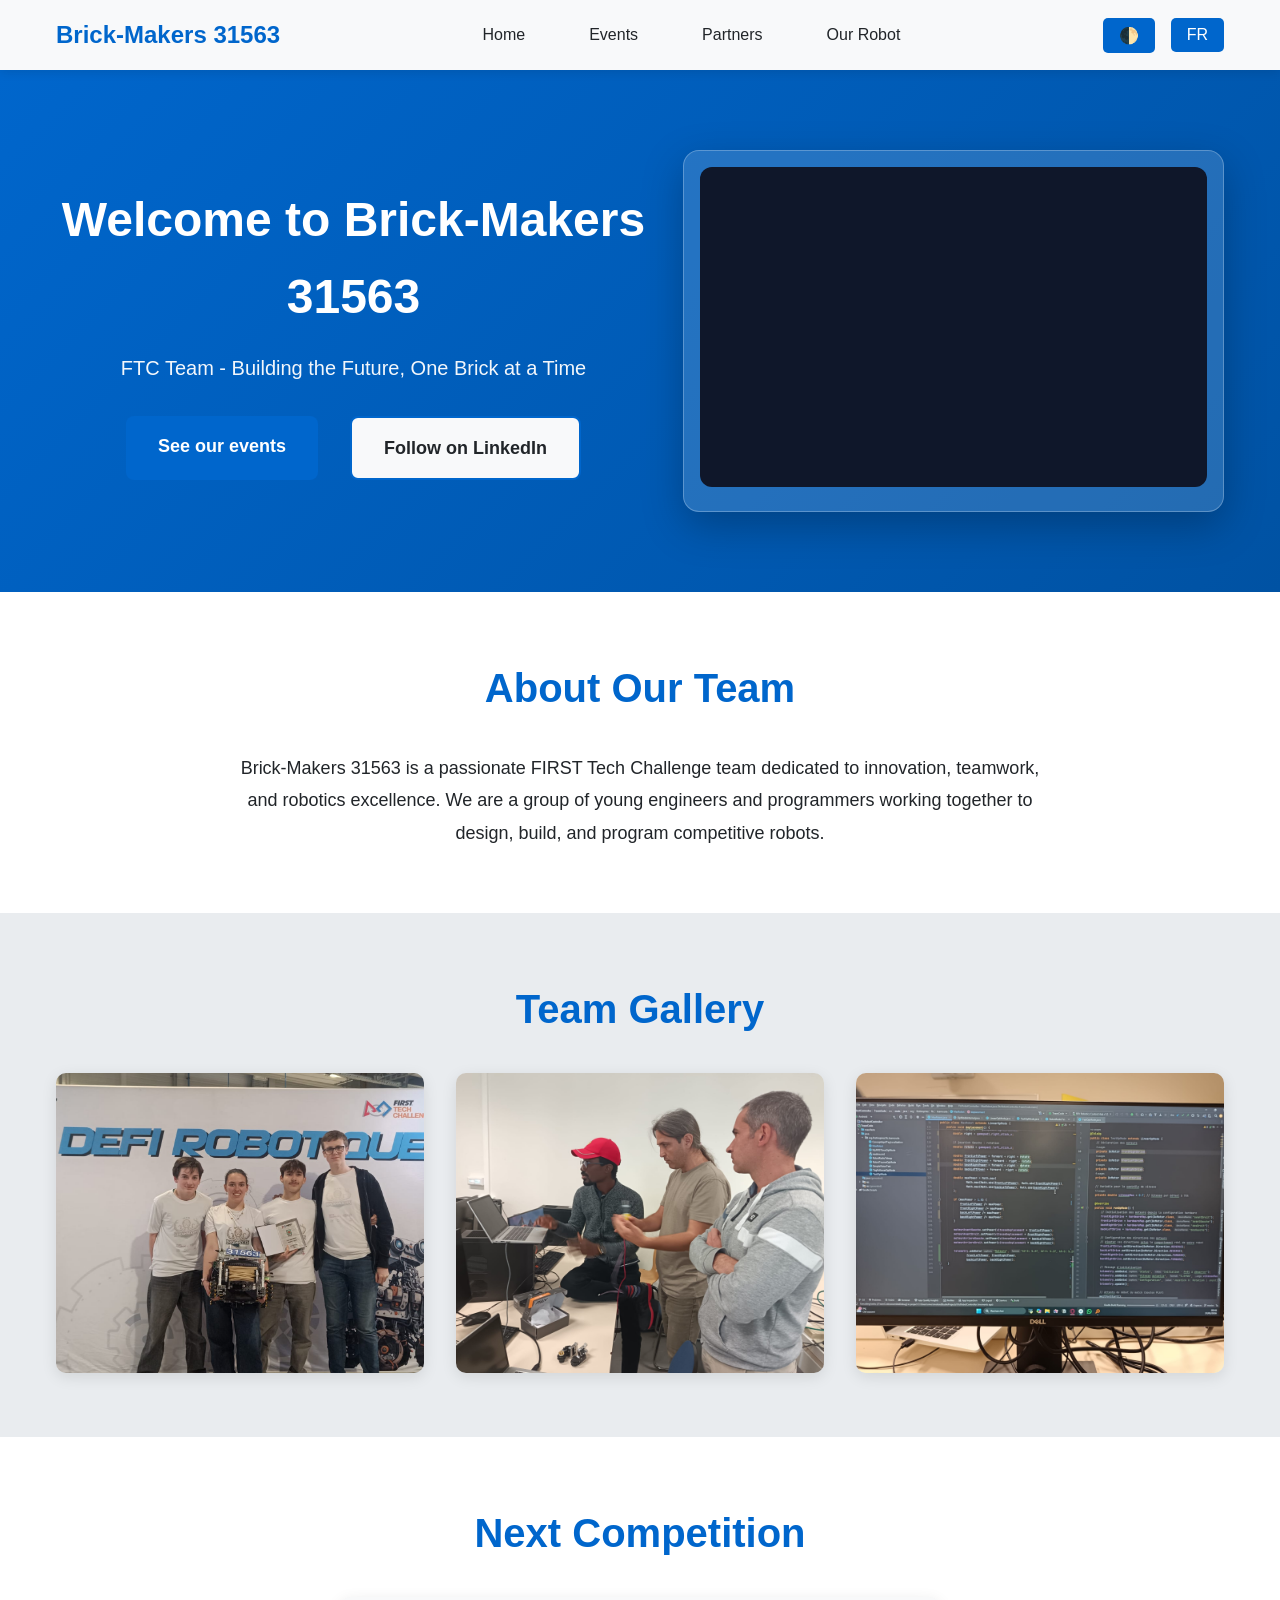
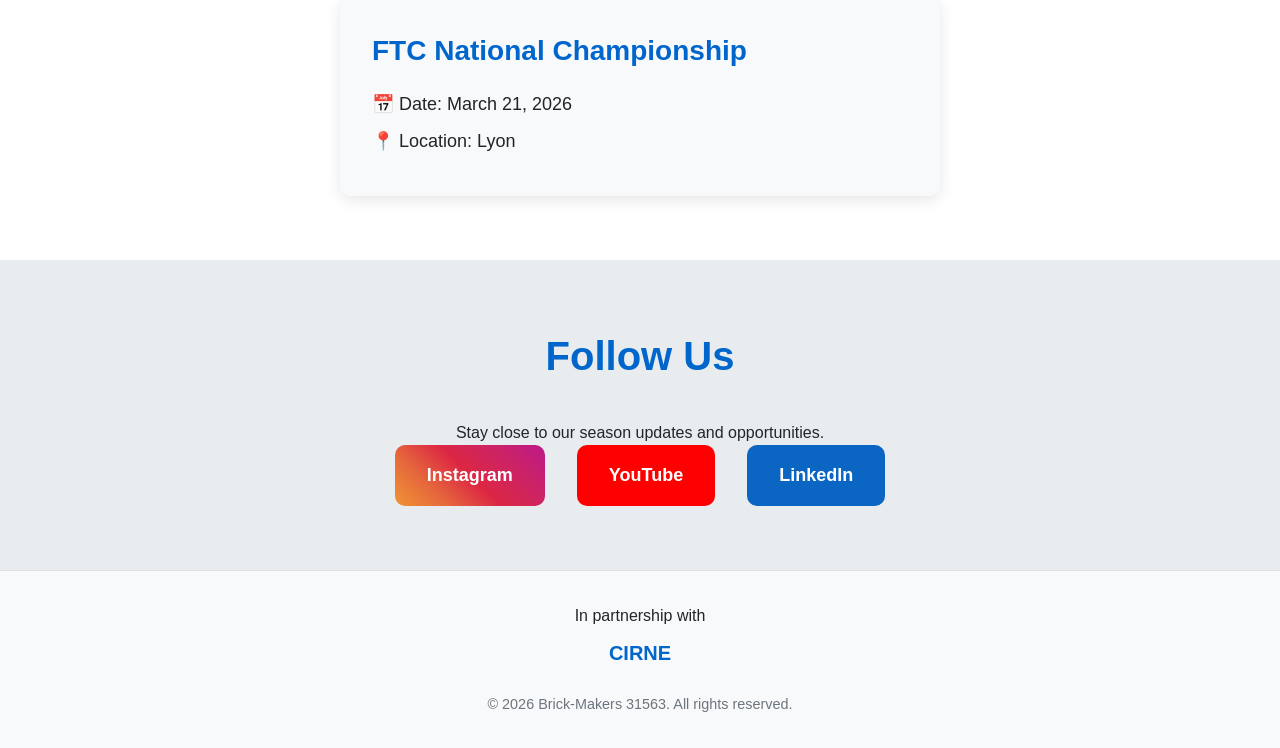
<file: index.html>
<!DOCTYPE html>
<html lang="fr">
<head>
    <meta charset="UTF-8">
    <meta name="viewport" content="width=device-width, initial-scale=1.0">
    <meta name="description" content="Brick-Makers 31563, équipe FTC de robotique : compétitions, événements tech, robot et partenaires.">
    <meta name="keywords" content="Brick-Makers, FTC, FIRST Tech Challenge, robotique, équipe robotique, événements tech">
    <meta name="author" content="Brick-Makers 31563">
    <meta property="og:title" content="Brick-Makers 31563 | FTC Team">
    <meta property="og:description" content="Découvrez l'équipe Brick-Makers 31563, notre robot FTC et nos événements.">
    <meta property="og:type" content="website">
    <meta property="og:url" content="https://brick-makers.netlify.app/">
    <link rel="canonical" href="https://brick-makers.netlify.app/">
    <title>Brick-Makers 31563 | Équipe FTC Robotique</title>
    <link rel="stylesheet" href="css/style.css">
</head>
<body>
    <nav class="navbar">
        <div class="container">
            <div class="logo">
                <h2>Brick-Makers 31563</h2>
            </div>
            <ul class="nav-links">
                <li><a href="index.html" data-en="Home" data-fr="Accueil">Home</a></li>
                <li><a href="events.html" data-en="Events" data-fr="Événements">Events</a></li>
                <li><a href="partners.html" data-en="Partners" data-fr="Partenaires">Partners</a></li>
                <li><a href="robot.html" data-en="Our Robot" data-fr="Notre Robot">Our Robot</a></li>
            </ul>
            <div class="nav-controls">
                <button id="themeToggle" class="btn-icon" aria-label="Toggle theme">🌓</button>
                <button id="langToggle" class="btn-lang">FR</button>
            </div>
        </div>
    </nav>

    <section class="hero hero-home">
        <div class="container hero-grid">
            <div>
                <h1 class="hero-title" data-en="Welcome to Brick-Makers 31563" data-fr="Bienvenue chez Brick-Makers 31563">Welcome to Brick-Makers 31563</h1>
                <p class="hero-subtitle" data-en="FTC Team - Building the Future, One Brick at a Time" data-fr="Équipe FTC - Construire l'avenir, une brique à la fois">FTC Team - Building the Future, One Brick at a Time</p>
                <div class="cta-buttons hero-cta">
                    <a class="btn btn-primary" href="events.html" data-en="See our events" data-fr="Voir nos événements">See our events</a>
                    <a class="btn btn-secondary" href="https://www.linkedin.com/groups/17293018" target="_blank" rel="noopener" data-en="Follow on LinkedIn" data-fr="Suivre sur LinkedIn">Follow on LinkedIn</a>
                </div>
            </div>
            <div class="spline-wrapper" aria-label="3D animation preview">
                <iframe src="https://my.spline.design/ticktockinteractivelanding-cJuw55BVrjPBEwOFEipNqnyG/" loading="lazy"></iframe>
            </div>
        </div>
    </section>

    <section class="section">
        <div class="container">
            <h2 class="section-title" data-en="About Our Team" data-fr="À Propos de Notre Équipe">About Our Team</h2>
            <div class="team-content">
                <p data-en="Brick-Makers 31563 is a passionate FIRST Tech Challenge team dedicated to innovation, teamwork, and robotics excellence. We are a group of young engineers and programmers working together to design, build, and program competitive robots."
                   data-fr="Brick-Makers 31563 est une équipe passionnée de FIRST Tech Challenge dédiée à l'innovation, au travail d'équipe et à l'excellence en robotique. Nous sommes un groupe de jeunes ingénieurs et programmeurs travaillant ensemble pour concevoir, construire et programmer des robots compétitifs.">
                    Brick-Makers 31563 is a passionate FIRST Tech Challenge team dedicated to innovation, teamwork, and robotics excellence. We are a group of young engineers and programmers working together to design, build, and program competitive robots.
                </p>
            </div>
        </div>
    </section>

    <section class="section bg-alt">
        <div class="container">
            <h2 class="section-title" data-en="Team Gallery" data-fr="Galerie de l'Équipe">Team Gallery</h2>
            <div class="gallery">
                <div class="gallery-item"><img src="images/victory.jpeg" alt="Team celebration"></div>
                <div class="gallery-item"><img src="images/kojo.jpeg" alt="Team member portrait"></div>
                <div class="gallery-item"><img src="images/WhatsApp Image 2026-02-03 at 12.03.39.jpeg" alt="Team in workshop"></div>
            </div>
        </div>
    </section>

    <section class="section">
        <div class="container">
            <h2 class="section-title" data-en="Next Competition" data-fr="Prochaine Compétition">Next Competition</h2>
            <div class="competition-card">
                <div class="competition-info">
                    <h3 data-en="FTC National Championship" data-fr="Championnat National FTC">FTC National Championship</h3>
                    <p class="competition-date">📅 <span data-en="Date: March 21, 2026" data-fr="Date : 21 Mars 2026">Date: March 21, 2026</span></p>
                    <p class="competition-location">📍 <span data-en="Location: Lyon" data-fr="Lieu : Lyon">Location: Lyon</span></p>
                </div>
            </div>
        </div>
    </section>

    <section class="section bg-alt">
        <div class="container">
            <h2 class="section-title" data-en="Follow Us" data-fr="Suivez-Nous">Follow Us</h2>
            <p class="text-center" data-en="Stay close to our season updates and opportunities." data-fr="Restez proches de notre saison et de nos opportunités.">Stay close to our season updates and opportunities.</p>
            <div class="social-links">
                <a href="https://www.instagram.com/brickmakers_team" target="_blank" rel="noopener" class="social-btn instagram">Instagram</a>
                <a href="https://www.youtube.com/@cirne-club" target="_blank" rel="noopener" class="social-btn youtube">YouTube</a>
                <a href="https://www.linkedin.com/groups/17293018" target="_blank" rel="noopener" class="social-btn linkedin">LinkedIn</a>
            </div>
        </div>
    </section>

    <footer class="footer">
        <div class="container">
            <p data-en="In partnership with" data-fr="En partenariat avec">In partnership with</p>
            <a href="https://www.cirne.fr" target="_blank" rel="noopener" class="footer-link">CIRNE</a>
            <p class="copyright">© 2026 Brick-Makers 31563. All rights reserved.</p>
        </div>
    </footer>

    <script type="application/ld+json">
        {
            "@context": "https://schema.org",
            "@type": "SportsTeam",
            "name": "Brick-Makers 31563",
            "url": "https://brick-makers.netlify.app/",
            "sameAs": [
                "https://www.instagram.com/brickmakers_team",
                "https://www.youtube.com/@cirne-club",
                "https://www.linkedin.com/groups/17293018"
            ],
            "sport": "FIRST Tech Challenge Robotics"
        }
    </script>
    <script src="js/main.js"></script>
</body>
</html>
</file>
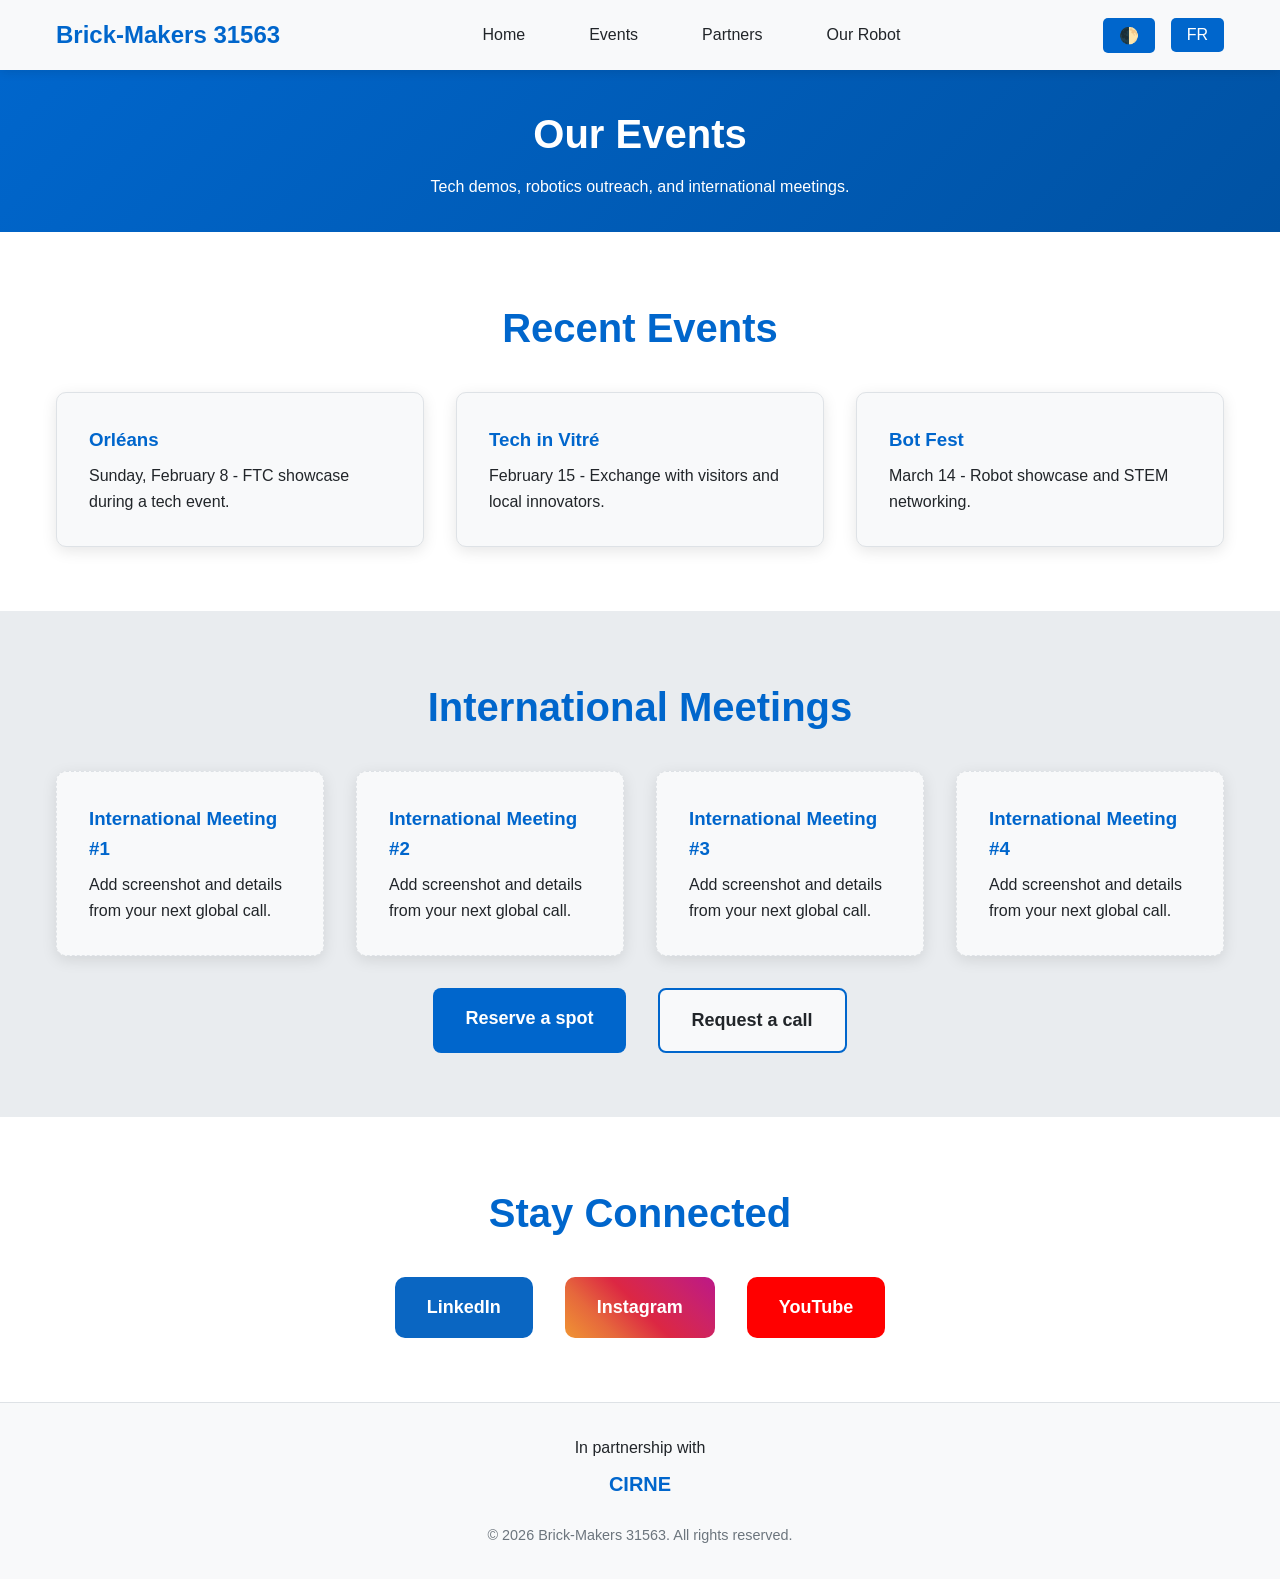
<file: events.html>
<!DOCTYPE html>
<html lang="fr">
<head>
    <meta charset="UTF-8">
    <meta name="viewport" content="width=device-width, initial-scale=1.0">
    <meta name="description" content="Tous les événements Brick-Makers : démonstrations FTC, salons tech, Bot Fest et rencontres internationales.">
    <meta name="keywords" content="événements FTC, Brick-Makers, démonstration robotique, bot fest, tech in vitré">
    <meta property="og:title" content="Événements | Brick-Makers 31563">
    <meta property="og:description" content="Revivez les événements Brick-Makers et réservez un échange avec l'équipe.">
    <meta property="og:type" content="website">
    <meta property="og:url" content="https://brick-makers.netlify.app/events.html">
    <link rel="canonical" href="https://brick-makers.netlify.app/events.html">
    <title>Événements | Brick-Makers 31563</title>
    <link rel="stylesheet" href="css/style.css">
</head>
<body>
    <nav class="navbar">
        <div class="container">
            <div class="logo"><h2>Brick-Makers 31563</h2></div>
            <ul class="nav-links">
                <li><a href="index.html" data-en="Home" data-fr="Accueil">Home</a></li>
                <li><a href="events.html" data-en="Events" data-fr="Événements">Events</a></li>
                <li><a href="partners.html" data-en="Partners" data-fr="Partenaires">Partners</a></li>
                <li><a href="robot.html" data-en="Our Robot" data-fr="Notre Robot">Our Robot</a></li>
            </ul>
            <div class="nav-controls">
                <button id="themeToggle" class="btn-icon" aria-label="Toggle theme">🌓</button>
                <button id="langToggle" class="btn-lang">FR</button>
            </div>
        </div>
    </nav>

    <section class="hero-small">
        <div class="container">
            <h1 data-en="Our Events" data-fr="Nos Événements">Our Events</h1>
            <p data-en="Tech demos, robotics outreach, and international meetings." data-fr="Démos tech, sensibilisation robotique et rencontres internationales.">Tech demos, robotics outreach, and international meetings.</p>
        </div>
    </section>

    <section class="section">
        <div class="container">
            <h2 class="section-title" data-en="Recent Events" data-fr="Événements Récents">Recent Events</h2>
            <div class="events-grid">
                <article class="event-card">
                    <h3>Orléans</h3>
                    <p data-en="Sunday, February 8 - FTC showcase during a tech event." data-fr="Dimanche 8 février - Présentation de la FTC lors d'un événement tech.">Dimanche 8 février - Présentation de la FTC lors d'un événement tech.</p>
                </article>
                <article class="event-card">
                    <h3>Tech in Vitré</h3>
                    <p data-en="February 15 - Exchange with visitors and local innovators." data-fr="15 février - Échange avec les visiteurs et les innovateurs locaux.">15 février - Échange avec les visiteurs et les innovateurs locaux.</p>
                </article>
                <article class="event-card">
                    <h3>Bot Fest</h3>
                    <p data-en="March 14 - Robot showcase and STEM networking." data-fr="14 mars - Démonstration robotique et networking STEM.">14 mars - Démonstration robotique et networking STEM.</p>
                </article>
            </div>
        </div>
    </section>

    <section class="section bg-alt">
        <div class="container">
            <h2 class="section-title" data-en="International Meetings" data-fr="Meetings Internationaux">International Meetings</h2>
            <div class="events-grid">
                <article class="event-card event-placeholder">
                    <h3 data-en="International Meeting #1" data-fr="Meeting International #1">International Meeting #1</h3>
                    <p data-en="Add screenshot and details from your next global call." data-fr="Ajoutez une capture et les détails de votre prochain appel international.">Add screenshot and details from your next global call.</p>
                </article>
                <article class="event-card event-placeholder">
                    <h3 data-en="International Meeting #2" data-fr="Meeting International #2">International Meeting #2</h3>
                    <p data-en="Add screenshot and details from your next global call." data-fr="Ajoutez une capture et les détails de votre prochain appel international.">Add screenshot and details from your next global call.</p>
                </article>
                <article class="event-card event-placeholder">
                    <h3 data-en="International Meeting #3" data-fr="Meeting International #3">International Meeting #3</h3>
                    <p data-en="Add screenshot and details from your next global call." data-fr="Ajoutez une capture et les détails de votre prochain appel international.">Add screenshot and details from your next global call.</p>
                </article>
                <article class="event-card event-placeholder">
                    <h3 data-en="International Meeting #4" data-fr="Meeting International #4">International Meeting #4</h3>
                    <p data-en="Add screenshot and details from your next global call." data-fr="Ajoutez une capture et les détails de votre prochain appel international.">Add screenshot and details from your next global call.</p>
                </article>
            </div>
            <div class="cta-buttons">
                <a href="mailto:contact@brick-makers.team" class="btn btn-primary" data-en="Reserve a spot" data-fr="Réserver un créneau">Reserve a spot</a>
                <a href="mailto:contact@brick-makers.team?subject=Call%20with%20Brick-Makers" class="btn btn-secondary" data-en="Request a call" data-fr="Demander un call">Request a call</a>
            </div>
        </div>
    </section>

    <section class="section">
        <div class="container">
            <h2 class="section-title" data-en="Stay Connected" data-fr="Restez Connectés">Stay Connected</h2>
            <div class="social-links">
                <a href="https://www.linkedin.com/groups/17293018" target="_blank" rel="noopener" class="social-btn linkedin">LinkedIn</a>
                <a href="https://www.instagram.com/brickmakers_team" target="_blank" rel="noopener" class="social-btn instagram">Instagram</a>
                <a href="https://www.youtube.com/@cirne-club" target="_blank" rel="noopener" class="social-btn youtube">YouTube</a>
            </div>
        </div>
    </section>

    <footer class="footer">
        <div class="container">
            <p data-en="In partnership with" data-fr="En partenariat avec">In partnership with</p>
            <a href="https://www.cirne.fr" target="_blank" rel="noopener" class="footer-link">CIRNE</a>
            <p class="copyright">© 2026 Brick-Makers 31563. All rights reserved.</p>
        </div>
    </footer>

    <script src="js/main.js"></script>
</body>
</html>
</file>
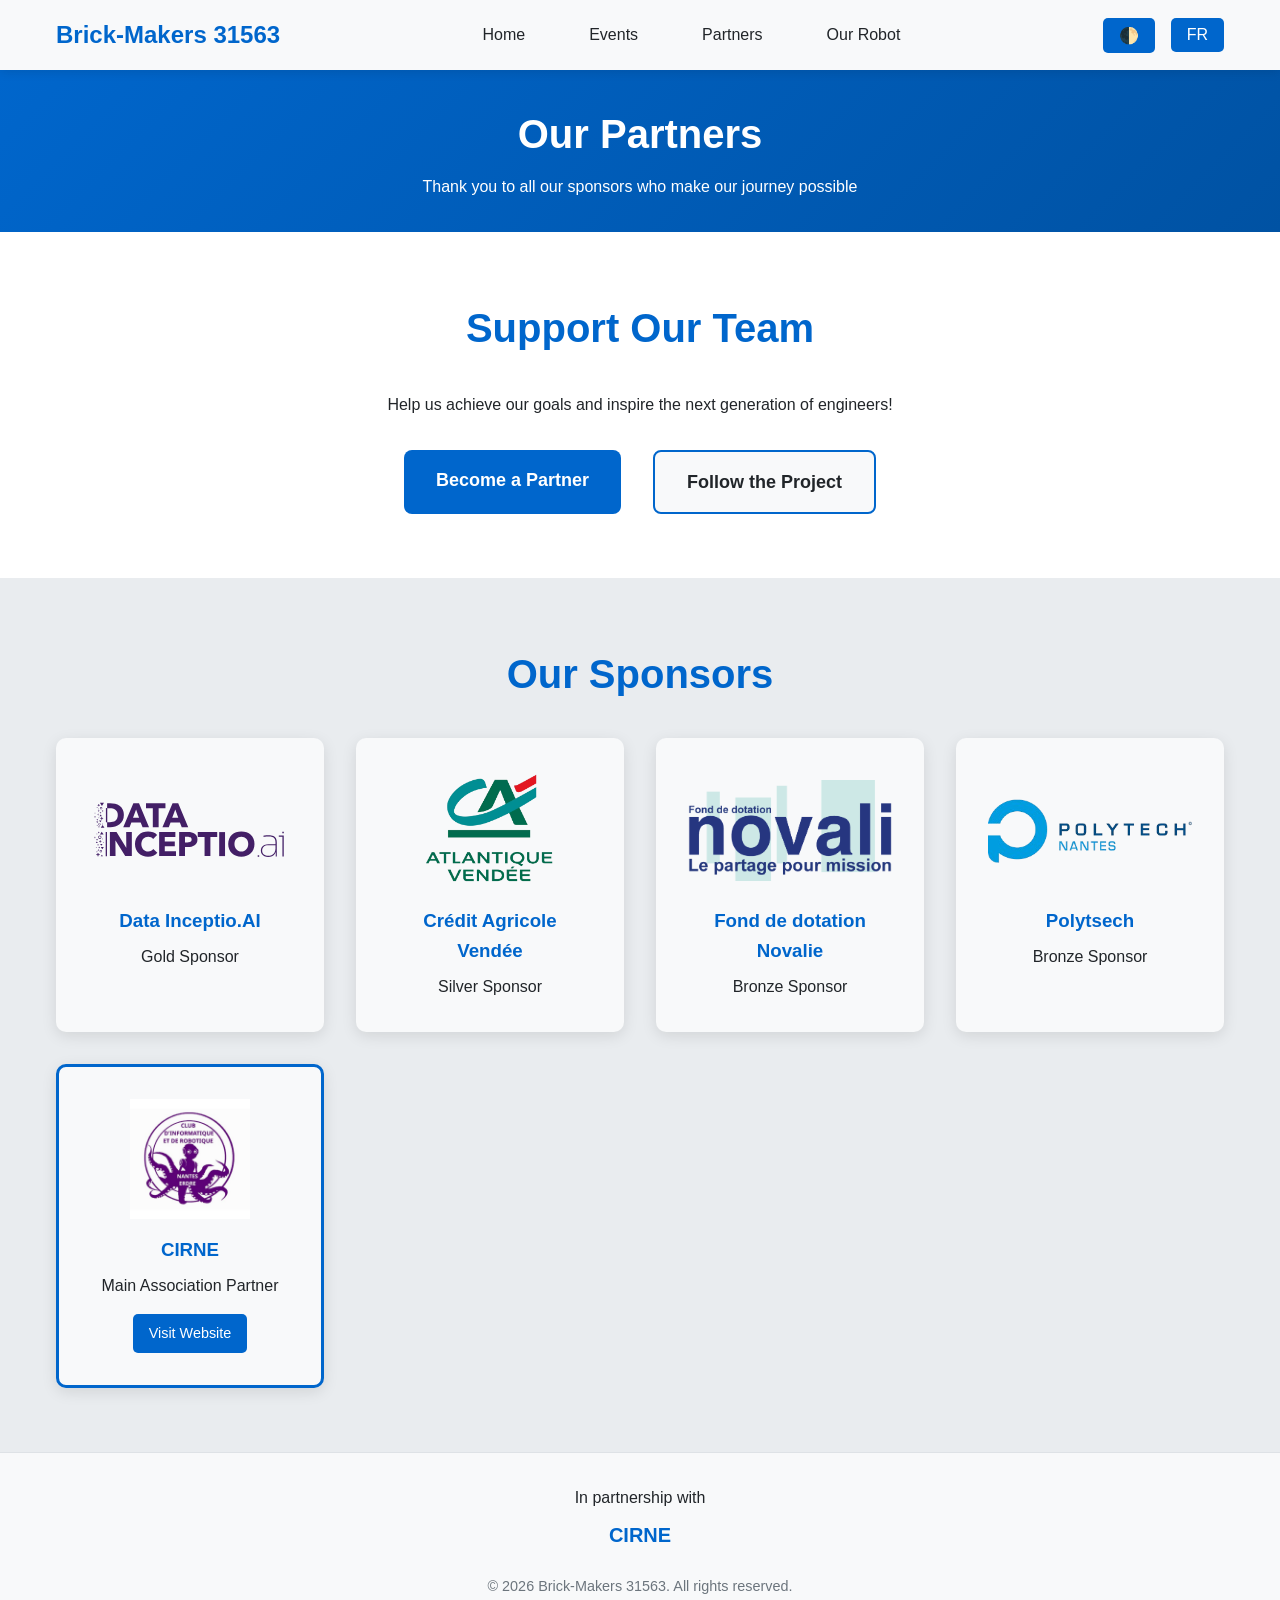
<file: partners.html>
<!DOCTYPE html>
<html lang="en">
<head>
    <meta charset="UTF-8">
    <meta name="viewport" content="width=device-width, initial-scale=1.0">
    <title>Partners | Brick-Makers 31563</title>
    <link rel="stylesheet" href="css/style.css">
</head>
<body>
    <!-- Navigation -->
    <nav class="navbar">
        <div class="container">
            <div class="logo">
                <h2>Brick-Makers 31563</h2>
            </div>
            <ul class="nav-links">
                <li><a href="index.html" data-en="Home" data-fr="Accueil">Home</a></li>
                <li><a href="events.html" data-en="Events" data-fr="Événements">Events</a></li>
                <li><a href="partners.html" data-en="Partners" data-fr="Partenaires">Partners</a></li>
                <li><a href="robot.html" data-en="Our Robot" data-fr="Notre Robot">Our Robot</a></li>
            </ul>
            <div class="nav-controls">
                <button id="themeToggle" class="btn-icon" aria-label="Toggle theme">🌓</button>
                <button id="langToggle" class="btn-lang">FR</button>
            </div>
        </div>
    </nav>

    <!-- Hero Section -->
    <section class="hero-small">
        <div class="container">
            <h1 data-en="Our Partners" data-fr="Nos Partenaires">Our Partners</h1>
            <p data-en="Thank you to all our sponsors who make our journey possible" 
               data-fr="Merci à tous nos sponsors qui rendent notre aventure possible">
                Thank you to all our sponsors who make our journey possible
            </p>
        </div>
    </section>

    <!-- Call to Action -->
    <section class="section">
        <div class="container text-center">
            <h2 class="section-title" data-en="Support Our Team" data-fr="Soutenez Notre Équipe">Support Our Team</h2>
            <p data-en="Help us achieve our goals and inspire the next generation of engineers!" 
               data-fr="Aidez-nous à atteindre nos objectifs et à inspirer la prochaine génération d'ingénieurs !">
                Help us achieve our goals and inspire the next generation of engineers!
            </p>
            <div class="cta-buttons">
                <a href="mailto:cirne.brickmakers@gmail.com" class="btn btn-primary" 
                   data-en="Become a Partner" data-fr="Devenir Partenaire">
                    Become a Partner
                </a>
                <a href="https://www.cirne.fr" target="_blank" class="btn btn-secondary" 
                   data-en="Follow the Project" data-fr="Suivre le Projet">
                    Follow the Project
                </a>
            </div>
        </div>
    </section>

    <!-- Partners Grid -->
    <section class="section bg-alt">
        <div class="container">
            <h2 class="section-title" data-en="Our Sponsors" data-fr="Nos Sponsors">Our Sponsors</h2>
            <div class="partners-grid">
                <!-- Partner 1 -->
                <div class="partner-card">
                    <div class="partner-logo">
                        <img src="images/data inceptio logo.svg" alt="Partner 1" onerror="this.src='https://via.placeholder.com/200x100?text=Partner+1'">
                    </div>
                    <h3>Data Inceptio.AI</h3>
                    <p data-en="Gold Sponsor" data-fr="Sponsor Or">Gold Sponsor</p>
                </div>

                <!-- Partner 2 -->
                <div class="partner-card">
                    <div class="partner-logo">
                        <img src="images/credit agricole logo.webp" alt="Partner 2" onerror="this.src='https://via.placeholder.com/200x100?text=Partner+2'">
                    </div>
                    <h3>Crédit Agricole Vendée</h3>
                    <p data-en="Silver Sponsor" data-fr="Sponsor Argent">Silver Sponsor</p>
                </div>

                <!-- Partner 3 -->
                <div class="partner-card">
                    <div class="partner-logo">
                        <img src="images/novalie.png" alt="Partner 3" onerror="this.src='https://via.placeholder.com/200x100?text=Partner+3'">
                    </div>
                    <h3>Fond de dotation Novalie</h3>
                    <p data-en="Bronze Sponsor" data-fr="Sponsor Bronze">Bronze Sponsor</p>
                </div>

                <!-- Partner 4 -->
                <div class="partner-card">
                    <div class="partner-logo">
                        <img src="images/download-removebg-preview (3).png" alt="Partner 4" onerror="this.src='https://via.placeholder.com/200x100?text=Partner+4'">
                    </div>
                    <h3>Polytsech</h3>
                    <p data-en="Bronze Sponsor" data-fr="Sponsor Bronze">Bronze Sponsor</p>
                </div>

                <!-- CIRNE -->
                <div class="partner-card featured">
                    <div class="partner-logo">
                        <img src="images/Votre texte de paragraphe (3).jpg" alt="CIRNE" onerror="this.src='https://via.placeholder.com/200x100?text=CIRNE'">
                    </div>
                    <h3>CIRNE</h3>
                    <p data-en="Main Association Partner" data-fr="Association Partenaire Principale">Main Association Partner</p>
                    <a href="https://www.cirne.fr" target="_blank" class="btn-small" 
                       data-en="Visit Website" data-fr="Visiter le Site">Visit Website</a>
                </div>
            </div>
        </div>
    </section>

    <!-- Footer -->
    <footer class="footer">
        <div class="container">
            <p data-en="In partnership with" data-fr="En partenariat avec">In partnership with</p>
            <a href="https://www.cirne.fr" target="_blank" class="footer-link">CIRNE</a>
            <p class="copyright">© 2026 Brick-Makers 31563. All rights reserved.</p>
        </div>
    </footer>

    <script src="js/main.js"></script>
</body>
</html>
</file>
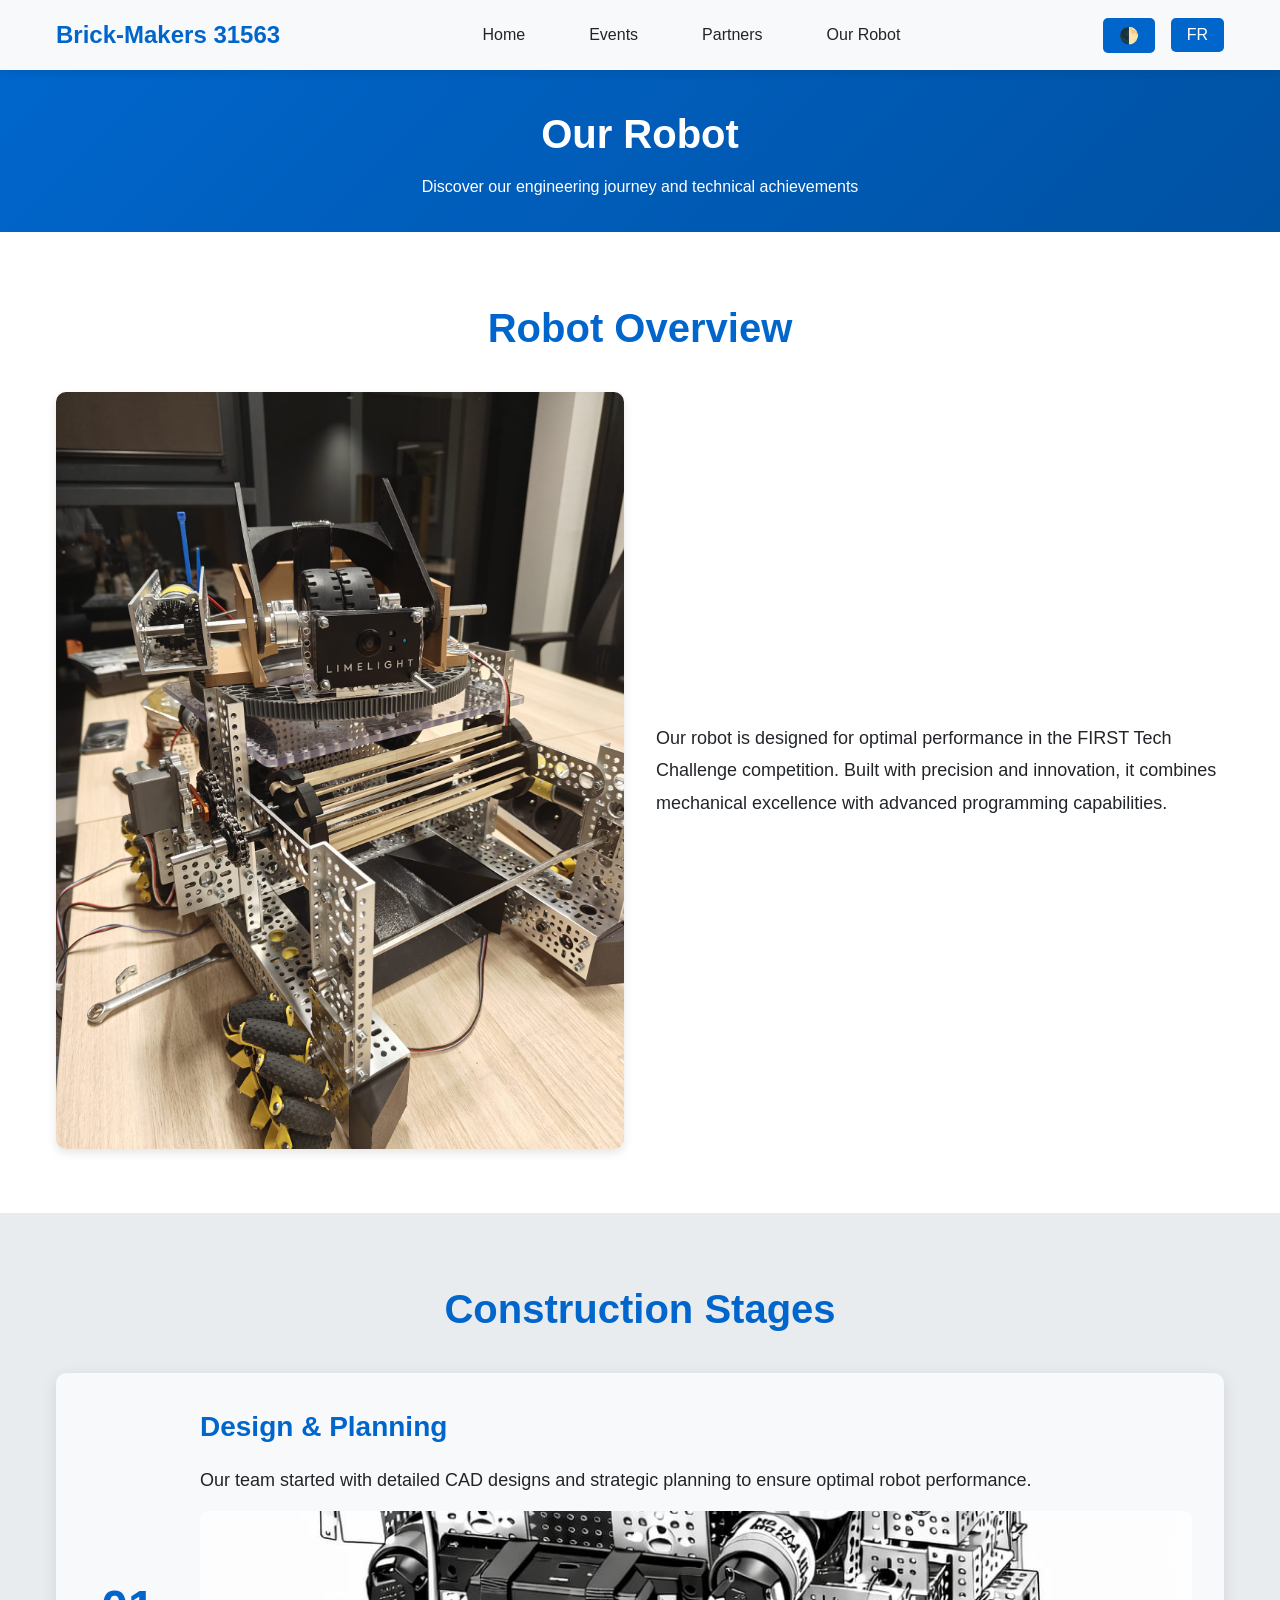
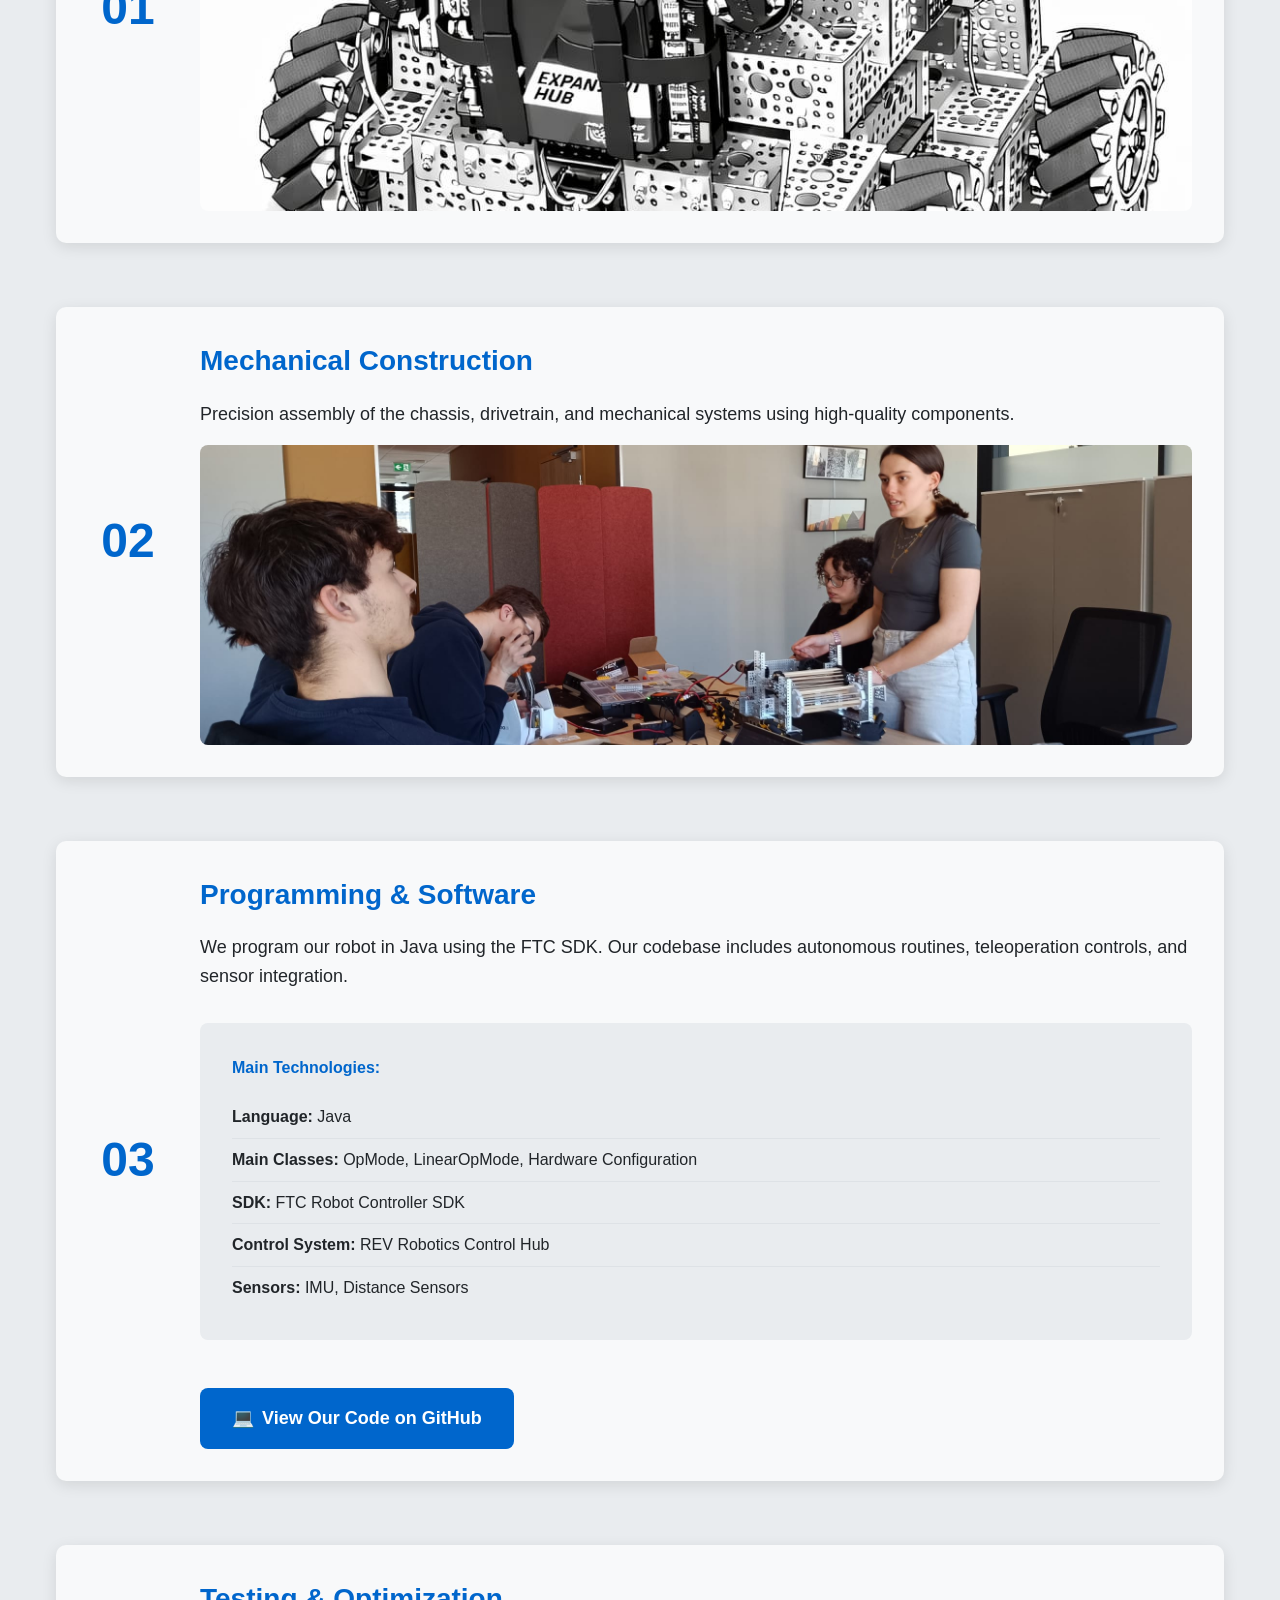
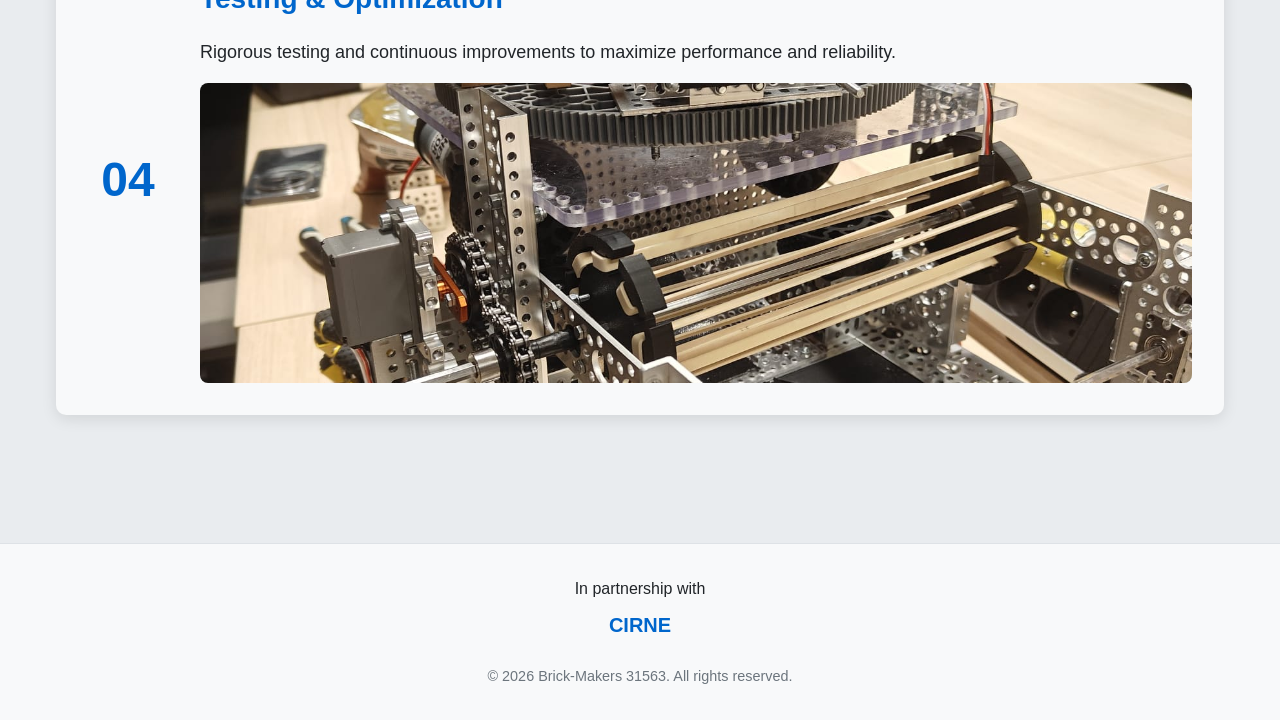
<file: robot.html>
<!DOCTYPE html>
<html lang="en">
<head>
    <meta charset="UTF-8">
    <meta name="viewport" content="width=device-width, initial-scale=1.0">
    <title>Our Robot | Brick-Makers 31563</title>
    <link rel="stylesheet" href="css/style.css">
</head>
<body>
    <!-- Navigation -->
    <nav class="navbar">
        <div class="container">
            <div class="logo">
                <h2>Brick-Makers 31563</h2>
            </div>
            <ul class="nav-links">
                <li><a href="index.html" data-en="Home" data-fr="Accueil">Home</a></li>
                <li><a href="events.html" data-en="Events" data-fr="Événements">Events</a></li>
                <li><a href="partners.html" data-en="Partners" data-fr="Partenaires">Partners</a></li>
                <li><a href="robot.html" data-en="Our Robot" data-fr="Notre Robot">Our Robot</a></li>
            </ul>
            <div class="nav-controls">
                <button id="themeToggle" class="btn-icon" aria-label="Toggle theme">🌓</button>
                <button id="langToggle" class="btn-lang">FR</button>
            </div>
        </div>
    </nav>

    <!-- Hero Section -->
    <section class="hero-small">
        <div class="container">
            <h1 data-en="Our Robot" data-fr="Notre Robot">Our Robot</h1>
            <p data-en="Discover our engineering journey and technical achievements" 
               data-fr="Découvrez notre parcours d'ingénierie et nos réalisations techniques">
                Discover our engineering journey and technical achievements
            </p>
        </div>
    </section>

    <!-- Robot Overview -->
    <section class="section">
        <div class="container">
            <h2 class="section-title" data-en="Robot Overview" data-fr="Aperçu du Robot">Robot Overview</h2>
            <div class="robot-content">
                <div class="robot-image">
                    <img src="images/team/MAX robot.jpeg" alt="Our Robot" onerror="this.src='https://via.placeholder.com/600x400?text=Our+Robot'">
                </div>
                <div class="robot-description">
                    <p data-en="Our robot is designed for optimal performance in the FIRST Tech Challenge competition. Built with precision and innovation, it combines mechanical excellence with advanced programming capabilities." 
                       data-fr="Notre robot est conçu pour une performance optimale dans la compétition FIRST Tech Challenge. Construit avec précision et innovation, il combine l'excellence mécanique avec des capacités de programmation avancées.">
                        Our robot is designed for optimal performance in the FIRST Tech Challenge competition. Built with precision and innovation, it combines mechanical excellence with advanced programming capabilities.
                    </p>
                </div>
            </div>
        </div>
    </section>

    <!-- Build Process -->
    <section class="section bg-alt">
        <div class="container">
            <h2 class="section-title" data-en="Construction Stages" data-fr="Étapes de Construction">Construction Stages</h2>
            
            <!-- Stage 1: Design -->
            <div class="build-stage">
                <div class="stage-number">01</div>
                <div class="stage-content">
                    <h3 data-en="Design & Planning" data-fr="Conception & Planification">Design & Planning</h3>
                    <p data-en="Our team started with detailed CAD designs and strategic planning to ensure optimal robot performance." 
                       data-fr="Notre équipe a commencé avec des conceptions CAD détaillées et une planification stratégique pour assurer une performance optimale du robot.">
                        Our team started with detailed CAD designs and strategic planning to ensure optimal robot performance.
                    </p>
                    <div class="stage-images">
                        <img src="images/team/CAO Test.jpeg" alt="Design Phase" onerror="this.src='https://via.placeholder.com/300x200?text=Design+Phase'">
                    </div>
                </div>
            </div>

            <!-- Stage 2: Mechanical Build -->
            <div class="build-stage">
                <div class="stage-number">02</div>
                <div class="stage-content">
                    <h3 data-en="Mechanical Construction" data-fr="Construction Mécanique">Mechanical Construction</h3>
                    <p data-en="Precision assembly of the chassis, drivetrain, and mechanical systems using high-quality components." 
                       data-fr="Assemblage de précision du châssis, de la transmission et des systèmes mécaniques utilisant des composants de haute qualité.">
                        Precision assembly of the chassis, drivetrain, and mechanical systems using high-quality components.
                    </p>
                    <div class="stage-images">
                        <img src="images/team/hardwork.jpeg" alt="Mechanical Build" onerror="this.src='https://via.placeholder.com/300x200?text=Mechanical+Build'">
                    </div>
                </div>
            </div>

            <!-- Stage 3: Programming -->
            <div class="build-stage">
                <div class="stage-number">03</div>
                <div class="stage-content">
                    <h3 data-en="Programming & Software" data-fr="Programmation & Logiciel">Programming & Software</h3>
                    <p data-en="We program our robot in Java using the FTC SDK. Our codebase includes autonomous routines, teleoperation controls, and sensor integration." 
                       data-fr="Nous programmons notre robot en Java en utilisant le FTC SDK. Notre base de code inclut des routines autonomes, des contrôles téléopérés et l'intégration de capteurs.">
                        We program our robot in Java using the FTC SDK. Our codebase includes autonomous routines, teleoperation controls, and sensor integration.
                    </p>
                    
                    <div class="tech-stack">
                        <h4 data-en="Main Technologies:" data-fr="Technologies Principales :">Main Technologies:</h4>
                        <ul>
                            <li><strong>Language:</strong> Java</li>
                            <li><strong data-en="Main Classes:" data-fr="Classes Principales :">Main Classes:</strong> 
                                <span data-en="OpMode, LinearOpMode, Hardware Configuration" 
                                      data-fr="OpMode, LinearOpMode, Configuration Matérielle">
                                    OpMode, LinearOpMode, Hardware Configuration
                                </span>
                            </li>
                            <li><strong>SDK:</strong> FTC Robot Controller SDK</li>
                            <li><strong data-en="Control System:" data-fr="Système de Contrôle :">Control System:</strong> 
                                <span data-en="REV Robotics Control Hub" data-fr="REV Robotics Control Hub">
                                    REV Robotics Control Hub
                                </span>
                            </li>
                            <li><strong data-en="Sensors:" data-fr="Capteurs :">Sensors:</strong> 
                                <span data-en="IMU, Distance Sensors" 
                                      data-fr="IMU, Capteurs de Distance">
                                    IMU, Distance Sensors
                                </span>
                            </li>
                        </ul>
                    </div>

                    <a href="https://github.com/EFRICTUSfll/FtcRobotController" target="_blank" class="btn btn-primary github-btn">
                        <span>💻</span> <span data-en="View Our Code on GitHub" data-fr="Voir Notre Code sur GitHub">View Our Code on GitHub</span>
                    </a>
                </div>
            </div>

            <!-- Stage 4: Testing -->
            <div class="build-stage">
                <div class="stage-number">04</div>
                <div class="stage-content">
                    <h3 data-en="Testing & Optimization" data-fr="Tests & Optimisation">Testing & Optimization</h3>
                    <p data-en="Rigorous testing and continuous improvements to maximize performance and reliability." 
                       data-fr="Tests rigoureux et améliorations continues pour maximiser la performance et la fiabilité.">
                        Rigorous testing and continuous improvements to maximize performance and reliability.
                    </p>
                    <div class="stage-images">
                        <img src="images/team/MAX robot.jpeg" alt="Testing Phase" onerror="this.src='https://via.placeholder.com/300x200?text=Testing+Phase'">
                    </div>
                </div>
            </div>
        </div>
    </section>

    <!-- Footer -->
    <footer class="footer">
        <div class="container">
            <p data-en="In partnership with" data-fr="En partenariat avec">In partnership with</p>
            <a href="https://www.cirne.fr" target="_blank" class="footer-link">CIRNE</a>
            <p class="copyright">© 2026 Brick-Makers 31563. All rights reserved.</p>
        </div>
    </footer>

    <script src="js/main.js"></script>
</body>
</html>
</file>
<file: css/style.css>
/* ==================== VARIABLES ==================== */
:root {
    /* Light Theme */
    --bg-primary: #ffffff;
    --bg-secondary: #f8f9fa;
    --bg-alt: #e9ecef;
    --text-primary: #212529;
    --text-secondary: #6c757d;
    --accent-primary: #0066cc;
    --accent-secondary: #0052a3;
    --border-color: #dee2e6;
    --shadow: rgba(0, 0, 0, 0.1);
    
    /* Spacing */
    --spacing-xs: 0.5rem;
    --spacing-sm: 1rem;
    --spacing-md: 2rem;
    --spacing-lg: 4rem;
    
    /* Typography */
    --font-primary: -apple-system, BlinkMacSystemFont, 'Segoe UI', Roboto, 'Helvetica Neue', Arial, sans-serif;
}

/* Dark Theme */
[data-theme="dark"] {
    --bg-primary: #1a1a1a;
    --bg-secondary: #2d2d2d;
    --bg-alt: #242424;
    --text-primary: #f8f9fa;
    --text-secondary: #adb5bd;
    --accent-primary: #4da3ff;
    --accent-secondary: #3385ff;
    --border-color: #404040;
    --shadow: rgba(0, 0, 0, 0.3);
}

/* ==================== RESET & BASE ==================== */
* {
    margin: 0;
    padding: 0;
    box-sizing: border-box;
}

body {
    font-family: var(--font-primary);
    background-color: var(--bg-primary);
    color: var(--text-primary);
    line-height: 1.6;
    transition: background-color 0.3s ease, color 0.3s ease;
}

img {
    max-width: 100%;
    height: auto;
    display: block;
}

a {
    text-decoration: none;
    color: inherit;
    transition: color 0.3s ease;
}

/* ==================== CONTAINER ==================== */
.container {
    max-width: 1200px;
    margin: 0 auto;
    padding: 0 var(--spacing-sm);
}

/* ==================== NAVIGATION ==================== */
.navbar {
    background-color: var(--bg-secondary);
    padding: var(--spacing-sm) 0;
    box-shadow: 0 2px 10px var(--shadow);
    position: sticky;
    top: 0;
    z-index: 1000;
}

.navbar .container {
    display: flex;
    justify-content: space-between;
    align-items: center;
    flex-wrap: wrap;
}

.logo h2 {
    color: var(--accent-primary);
    font-size: 1.5rem;
}

.nav-links {
    display: flex;
    list-style: none;
    gap: var(--spacing-md);
}

.nav-links a {
    color: var(--text-primary);
    font-weight: 500;
    padding: var(--spacing-xs) var(--spacing-sm);
    border-radius: 5px;
    transition: background-color 0.3s ease;
}

.nav-links a:hover {
    background-color: var(--bg-alt);
    color: var(--accent-primary);
}

.nav-controls {
    display: flex;
    gap: var(--spacing-sm);
    align-items: center;
}

.btn-icon, .btn-lang {
    background-color: var(--accent-primary);
    color: white;
    border: none;
    padding: var(--spacing-xs) var(--spacing-sm);
    border-radius: 5px;
    cursor: pointer;
    font-size: 1rem;
    transition: background-color 0.3s ease;
}

.btn-icon:hover, .btn-lang:hover {
    background-color: var(--accent-secondary);
}

/* ==================== HERO SECTIONS ==================== */
.hero {
    background: linear-gradient(135deg, var(--accent-primary), var(--accent-secondary));
    color: white;
    padding: var(--spacing-lg) 0;
    text-align: center;
}

.hero-title {
    font-size: 3rem;
    margin-bottom: var(--spacing-sm);
    font-weight: 700;
}

.hero-subtitle {
    font-size: 1.25rem;
    opacity: 0.95;
}

.hero-small {
    background: linear-gradient(135deg, var(--accent-primary), var(--accent-secondary));
    color: white;
    padding: var(--spacing-md) 0;
    text-align: center;
}

.hero-small h1 {
    font-size: 2.5rem;
    margin-bottom: var(--spacing-xs);
}

.hero-home {
    padding: 5rem 0;
}

.hero-grid {
    display: grid;
    grid-template-columns: 1.1fr 1fr;
    gap: var(--spacing-md);
    align-items: center;
}

.hero-cta {
    justify-content: flex-start;
}

.spline-wrapper {
    background: rgba(255, 255, 255, 0.14);
    border: 1px solid rgba(255, 255, 255, 0.25);
    border-radius: 16px;
    padding: var(--spacing-sm);
    box-shadow: 0 14px 40px rgba(0, 0, 0, 0.25);
}

.spline-note {
    font-size: 0.95rem;
    margin-bottom: var(--spacing-xs);
    opacity: 0.95;
}

.spline-wrapper iframe {
    width: 100%;
    min-height: 320px;
    border: 0;
    border-radius: 12px;
    background: #0f172a;
}

/* ==================== SECTIONS ==================== */
.section {
    padding: var(--spacing-lg) 0;
}

.section.bg-alt {
    background-color: var(--bg-alt);
}

.section-title {
    font-size: 2.5rem;
    margin-bottom: var(--spacing-md);
    text-align: center;
    color: var(--accent-primary);
}

.text-center {
    text-align: center;
}

/* ==================== TEAM CONTENT ==================== */
.team-content p {
    font-size: 1.125rem;
    line-height: 1.8;
    max-width: 800px;
    margin: 0 auto;
    text-align: center;
}

/* ==================== GALLERY ==================== */
.gallery {
    display: grid;
    grid-template-columns: repeat(auto-fit, minmax(300px, 1fr));
    gap: var(--spacing-md);
    margin-top: var(--spacing-md);
}

.gallery-item {
    border-radius: 10px;
    overflow: hidden;
    box-shadow: 0 4px 15px var(--shadow);
    transition: transform 0.3s ease;
}

.gallery-item:hover {
    transform: translateY(-5px);
}

.gallery-item img {
    width: 100%;
    height: 300px;
    object-fit: cover;
}

/* ==================== COMPETITION CARD ==================== */
.competition-card {
    background-color: var(--bg-secondary);
    padding: var(--spacing-md);
    border-radius: 10px;
    box-shadow: 0 4px 15px var(--shadow);
    max-width: 600px;
    margin: 0 auto;
}

.competition-info h3 {
    color: var(--accent-primary);
    font-size: 1.75rem;
    margin-bottom: var(--spacing-sm);
}

.competition-date, .competition-location {
    font-size: 1.125rem;
    margin: var(--spacing-xs) 0;
}

/* ==================== SOCIAL LINKS ==================== */
.social-links {
    display: flex;
    justify-content: center;
    gap: var(--spacing-md);
    flex-wrap: wrap;
}

.social-btn {
    display: inline-flex;
    align-items: center;
    gap: var(--spacing-xs);
    padding: var(--spacing-sm) var(--spacing-md);
    border-radius: 10px;
    font-weight: 600;
    font-size: 1.125rem;
    transition: transform 0.3s ease, box-shadow 0.3s ease;
    color: white;
}

.social-btn:hover {
    transform: translateY(-3px);
    box-shadow: 0 6px 20px var(--shadow);
}

.social-btn.instagram {
    background: linear-gradient(45deg, #f09433, #e6683c, #dc2743, #cc2366, #bc1888);
}

.social-btn.youtube {
    background: #ff0000;
}

.social-btn.linkedin {
    background: #0a66c2;
}

/* ==================== PARTNERS PAGE ==================== */
.cta-buttons {
    display: flex;
    justify-content: center;
    gap: var(--spacing-md);
    margin-top: var(--spacing-md);
    flex-wrap: wrap;
}

.btn {
    display: inline-block;
    padding: var(--spacing-sm) var(--spacing-md);
    border-radius: 8px;
    font-weight: 600;
    font-size: 1.125rem;
    transition: all 0.3s ease;
    cursor: pointer;
}

.btn-primary {
    background-color: var(--accent-primary);
    color: white;
}

.btn-primary:hover {
    background-color: var(--accent-secondary);
    transform: translateY(-2px);
    box-shadow: 0 4px 15px var(--shadow);
}

.btn-secondary {
    background-color: var(--bg-secondary);
    color: var(--text-primary);
    border: 2px solid var(--accent-primary);
}

.btn-secondary:hover {
    background-color: var(--accent-primary);
    color: white;
}

.partners-grid {
    display: grid;
    grid-template-columns: repeat(auto-fit, minmax(250px, 1fr));
    gap: var(--spacing-md);
    margin-top: var(--spacing-md);
}

.partner-card {
    background-color: var(--bg-secondary);
    padding: var(--spacing-md);
    border-radius: 10px;
    text-align: center;
    box-shadow: 0 4px 15px var(--shadow);
    transition: transform 0.3s ease;
}

.partner-card:hover {
    transform: translateY(-5px);
}

.partner-card.featured {
    border: 3px solid var(--accent-primary);
}

.partner-logo {
    height: 120px;
    display: flex;
    align-items: center;
    justify-content: center;
    margin-bottom: var(--spacing-sm);
}

.partner-logo img {
    max-height: 100%;
    max-width: 100%;
    object-fit: contain;
}

.partner-card h3 {
    color: var(--accent-primary);
    margin-bottom: var(--spacing-xs);
}

.btn-small {
    display: inline-block;
    padding: var(--spacing-xs) var(--spacing-sm);
    background-color: var(--accent-primary);
    color: white;
    border-radius: 5px;
    margin-top: var(--spacing-sm);
    font-size: 0.9rem;
}

.btn-small:hover {
    background-color: var(--accent-secondary);
}

/* ==================== ROBOT PAGE ==================== */
.robot-content {
    display: grid;
    grid-template-columns: 1fr 1fr;
    gap: var(--spacing-md);
    align-items: center;
}

.robot-image {
    border-radius: 10px;
    overflow: hidden;
    box-shadow: 0 4px 10px var(--shadow);
}

.robot-description p {
    font-size: 1.125rem;
    line-height: 1.8;
}

.build-stage {
    display: flex;
    gap: var(--spacing-md);
    margin-bottom: var(--spacing-lg);
    padding: var(--spacing-md);
    background-color: var(--bg-secondary);
    border-radius: 10px;
    box-shadow: 0 4px 15px var(--shadow);
}

.stage-number {
    font-size: 3rem;
    font-weight: 700;
    color: var(--accent-primary);
    min-width: 80px;
    display: flex;
    align-items: center;
    justify-content: center;
}

.stage-content {
    flex: 1;
}

.stage-content h3 {
    color: var(--accent-primary);
    font-size: 1.75rem;
    margin-bottom: var(--spacing-sm);
}

.stage-content p {
    font-size: 1.125rem;
    margin-bottom: var(--spacing-sm);
}

.stage-images {
    margin-top: var(--spacing-sm);
    border-radius: 8px;
    overflow: hidden;
}

.stage-images img {
    width: 100%;
    max-height: 300px;
    object-fit: cover;
}

.tech-stack {
    background-color: var(--bg-alt);
    padding: var(--spacing-md);
    border-radius: 8px;
    margin: var(--spacing-md) 0;
}

.tech-stack h4 {
    color: var(--accent-primary);
    margin-bottom: var(--spacing-sm);
}

.tech-stack ul {
    list-style: none;
    padding-left: 0;
}

.tech-stack li {
    padding: var(--spacing-xs) 0;
    border-bottom: 1px solid var(--border-color);
}

.tech-stack li:last-child {
    border-bottom: none;
}

.github-btn {
    display: inline-flex;
    align-items: center;
    gap: var(--spacing-xs);
    margin-top: var(--spacing-sm);
}


.events-grid {
    display: grid;
    grid-template-columns: repeat(auto-fit, minmax(250px, 1fr));
    gap: var(--spacing-md);
}

.event-card {
    background-color: var(--bg-secondary);
    border-radius: 10px;
    padding: var(--spacing-md);
    box-shadow: 0 4px 15px var(--shadow);
    border: 1px solid var(--border-color);
}

.event-card h3 {
    color: var(--accent-primary);
    margin-bottom: var(--spacing-xs);
}

.event-placeholder {
    border-style: dashed;
}

/* ==================== FOOTER ==================== */
.footer {
    background-color: var(--bg-secondary);
    padding: var(--spacing-md) 0;
    text-align: center;
    border-top: 1px solid var(--border-color);
}

.footer-link {
    color: var(--accent-primary);
    font-weight: 600;
    font-size: 1.25rem;
    display: inline-block;
    margin: var(--spacing-xs) 0;
}

.footer-link:hover {
    text-decoration: underline;
}

.copyright {
    margin-top: var(--spacing-sm);
    color: var(--text-secondary);
    font-size: 0.9rem;
}

/* ==================== RESPONSIVE ==================== */
@media (max-width: 768px) {
    .navbar .container {
        flex-direction: column;
        gap: var(--spacing-sm);
    }
    
    .nav-links {
        flex-direction: column;
        gap: var(--spacing-xs);
        text-align: center;
    }
    
    .hero-title {
        font-size: 2rem;
    }
    
    .hero-subtitle {
        font-size: 1rem;
    }
    
    .hero-grid {
        grid-template-columns: 1fr;
    }

    .hero-cta {
        justify-content: center;
    }

    .robot-content {
        grid-template-columns: 1fr;
    }
    
    .build-stage {
        flex-direction: column;
    }
    
    .stage-number {
        min-width: auto;
    }
    
    .gallery {
        grid-template-columns: 1fr;
    }
}
</file>
